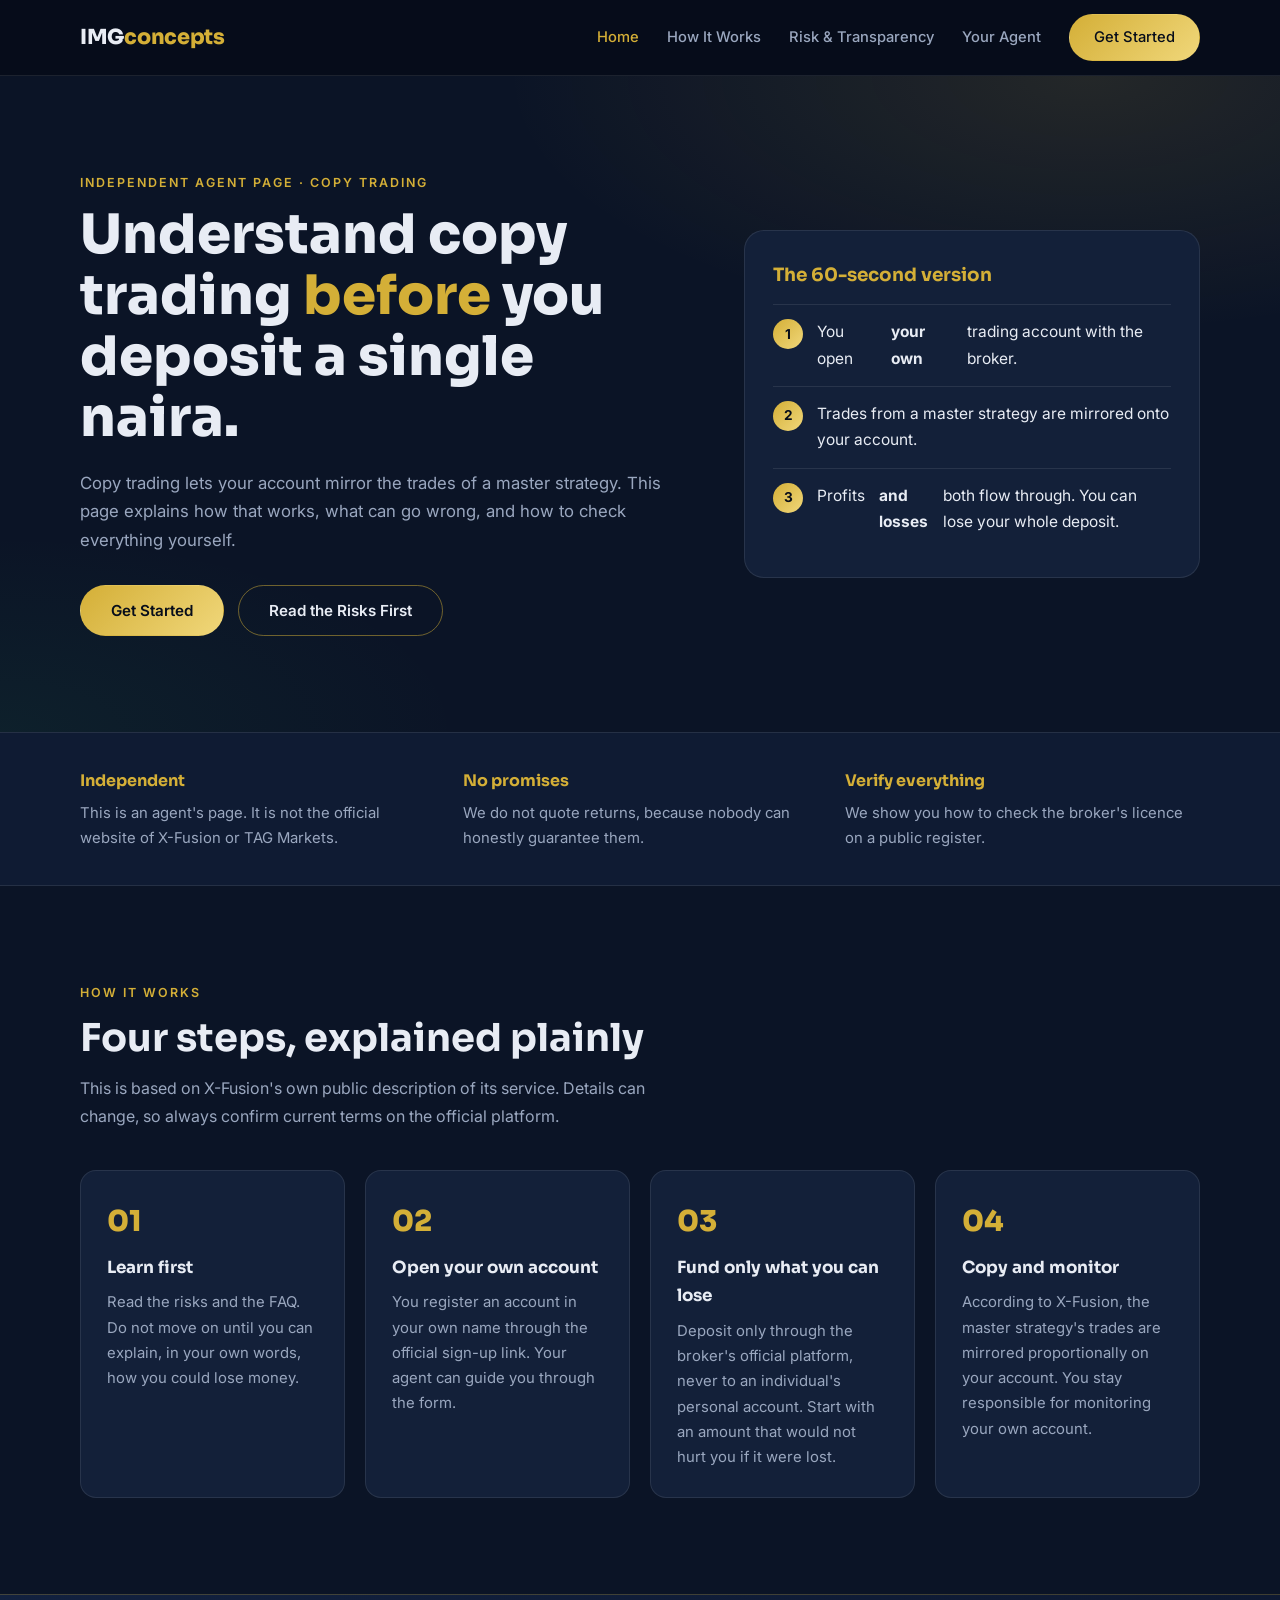
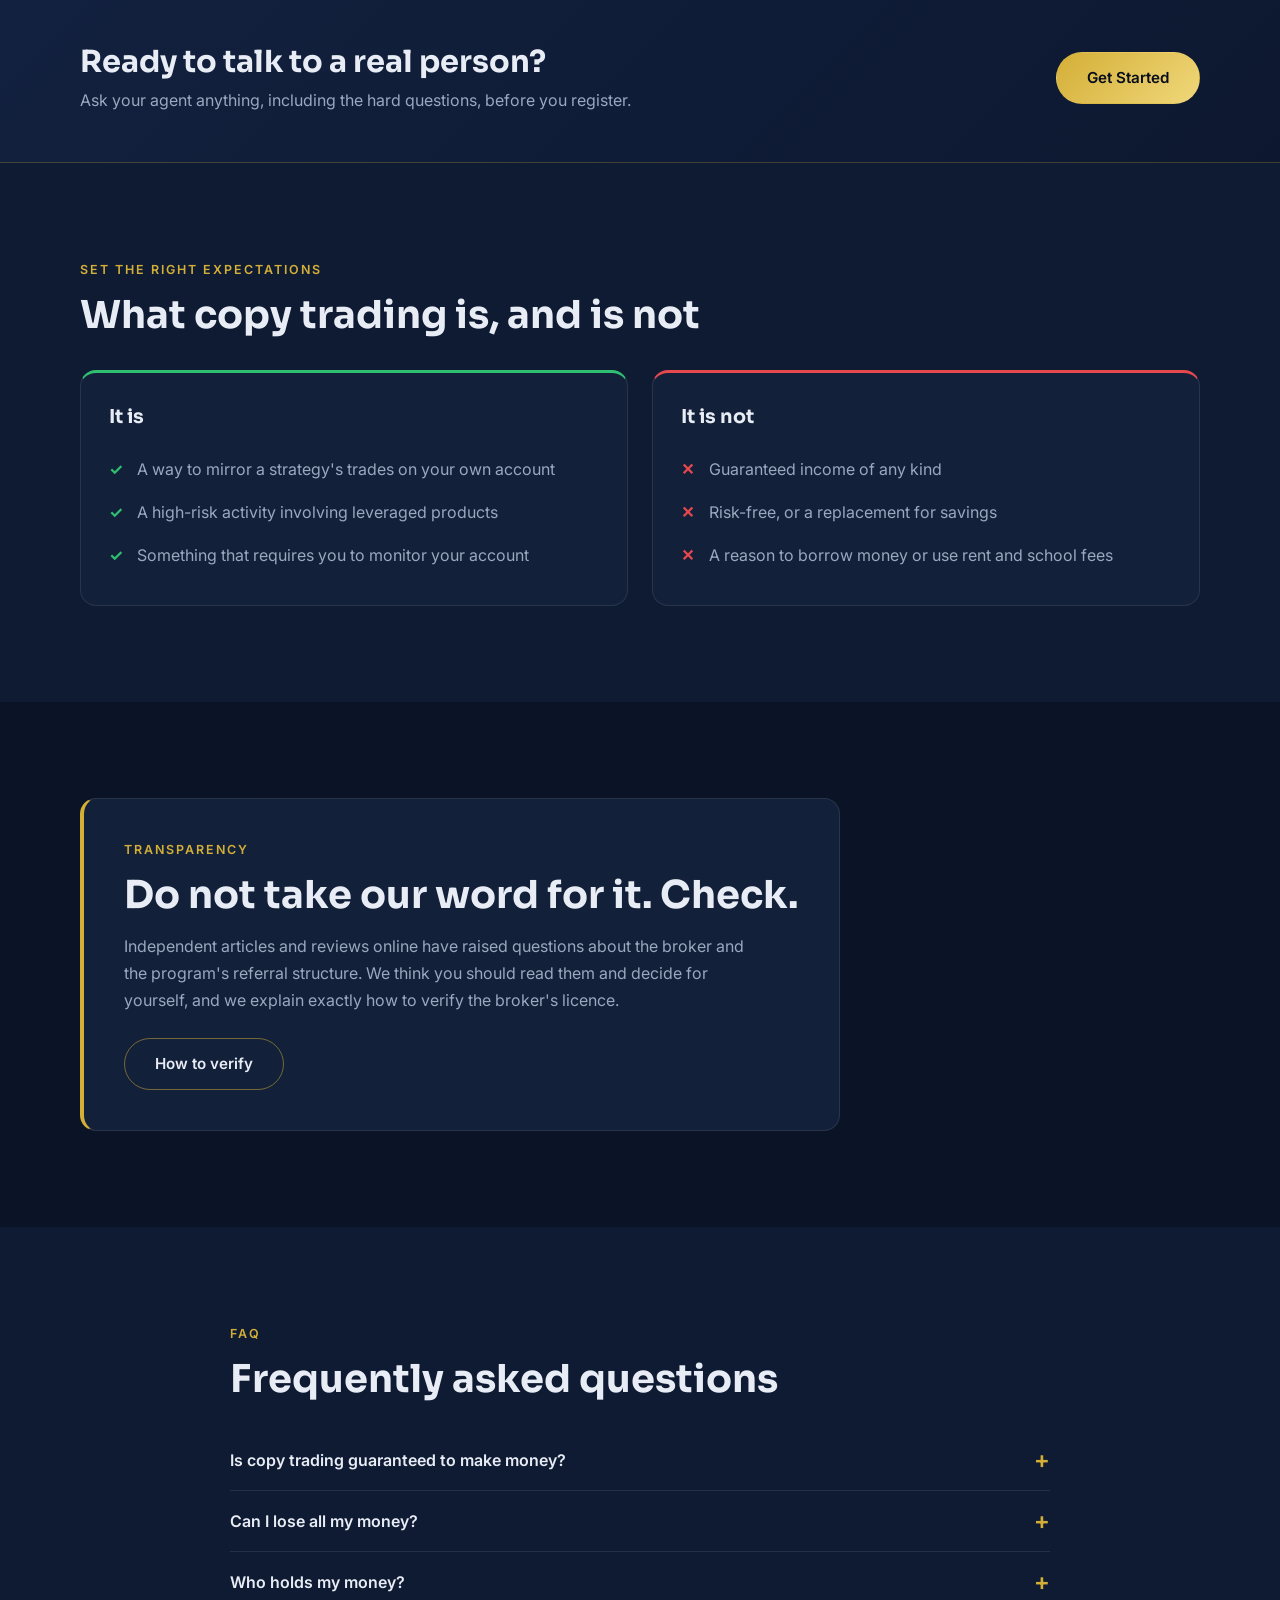
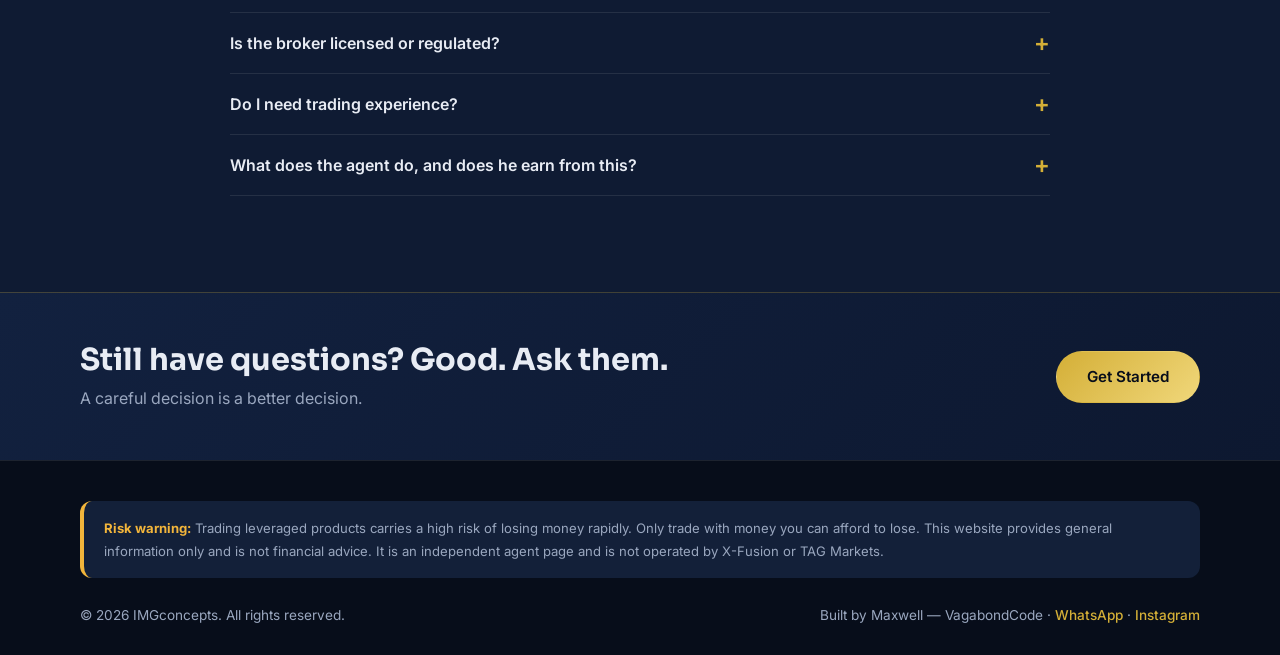
<file: index.html>
<!DOCTYPE html>
<html lang="en">
<head>
  <meta charset="UTF-8" />
  <meta name="viewport" content="width=device-width, initial-scale=1.0" />
  <title>Copy Trading Explained | IMGconcepts</title>
  <meta name="description" content="An independent agent page explaining copy trading, how it works, and the risks, so you can decide with full information." />
  <link rel="preconnect" href="https://fonts.googleapis.com" />
  <link rel="preconnect" href="https://fonts.gstatic.com" crossorigin />
  <link href="https://fonts.googleapis.com/css2?family=Sora:wght@600;700;800&family=Inter:wght@400;500;600&display=swap" rel="stylesheet" />
  <link rel="stylesheet" href="style.css" />
</head>
<body>

  

  <!-- HEADER -->
  <header class="site-header" id="siteHeader">
    <div class="container header-inner">
      <a href="index.html" class="brand">IMG<span>concepts</span></a>
      <button class="menu-toggle" id="menuToggle" aria-label="Open menu" aria-expanded="false">
        <span></span><span></span><span></span>
      </button>
      <nav class="site-nav" id="siteNav">
        <a href="index.html" class="active">Home</a>
        <a href="index.html#how-it-works">How It Works</a>
        <a href="risk.html">Risk &amp; Transparency</a>
        <a href="agent.html">Your Agent</a>
        <a href="agent.html" class="btn btn-gold nav-cta">Get Started</a>
      </nav>
    </div>
  </header>

  <main>

    <!-- HERO -->
    <section class="hero">
      <div class="container hero-grid">
        <div class="hero-text">
          <p class="eyebrow">Independent agent page &middot; Copy trading</p>
          <h1>Understand copy trading <span class="gold-text">before</span> you deposit a single naira.</h1>
          <p class="hero-sub">Copy trading lets your account mirror the trades of a master strategy. This page explains how that works, what can go wrong, and how to check everything yourself.</p>
          <div class="hero-actions">
            <a href="agent.html" class="btn btn-gold">Get Started</a>
            <a href="risk.html" class="btn btn-outline">Read the Risks First</a>
          </div>
        </div>

        <aside class="hero-card">
          <h2>The 60-second version</h2>
          <ul class="quick-list">
            <li><span class="num">1</span> You open <strong>your own</strong> trading account with the broker.</li>
            <li><span class="num">2</span> Trades from a master strategy are mirrored onto your account.</li>
            <li><span class="num">3</span> Profits <strong>and losses</strong> both flow through. You can lose your whole deposit.</li>
          </ul>
        </aside>
      </div>
    </section>

    <!-- WHAT THIS PAGE IS -->
    <section class="notice-band">
      <div class="container notice-grid">
        <div class="notice-item">
          <h3>Independent</h3>
          <p>This is an agent's page. It is not the official website of X-Fusion or TAG Markets.</p>
        </div>
        <div class="notice-item">
          <h3>No promises</h3>
          <p>We do not quote returns, because nobody can honestly guarantee them.</p>
        </div>
        <div class="notice-item">
          <h3>Verify everything</h3>
          <p>We show you how to check the broker's licence on a public register.</p>
        </div>
      </div>
    </section>

    <!-- HOW IT WORKS -->
    <section class="section" id="how-it-works">
      <div class="container">
        <p class="eyebrow">How it works</p>
        <h2 class="section-title">Four steps, explained plainly</h2>
        <p class="section-sub">This is based on X-Fusion's own public description of its service. Details can change, so always confirm current terms on the official platform.</p>

        <div class="steps-grid">
          <div class="step-card reveal">
            <span class="step-num">01</span>
            <h3>Learn first</h3>
            <p>Read the risks and the FAQ. Do not move on until you can explain, in your own words, how you could lose money.</p>
          </div>
          <div class="step-card reveal">
            <span class="step-num">02</span>
            <h3>Open your own account</h3>
            <p>You register an account in your own name through the official sign-up link. Your agent can guide you through the form.</p>
          </div>
          <div class="step-card reveal">
            <span class="step-num">03</span>
            <h3>Fund only what you can lose</h3>
            <p>Deposit only through the broker's official platform, never to an individual's personal account. Start with an amount that would not hurt you if it were lost.</p>
          </div>
          <div class="step-card reveal">
            <span class="step-num">04</span>
            <h3>Copy and monitor</h3>
            <p>According to X-Fusion, the master strategy's trades are mirrored proportionally on your account. You stay responsible for monitoring your own account.</p>
          </div>
        </div>
      </div>
    </section>

    <!-- MIDDLE CTA -->
    <section class="cta-band">
      <div class="container cta-inner">
        <div>
          <h2>Ready to talk to a real person?</h2>
          <p>Ask your agent anything, including the hard questions, before you register.</p>
        </div>
        <a href="agent.html" class="btn btn-gold">Get Started</a>
      </div>
    </section>

    <!-- IS / ISN'T -->
    <section class="section section-alt">
      <div class="container">
        <p class="eyebrow">Set the right expectations</p>
        <h2 class="section-title">What copy trading is, and is not</h2>

        <div class="compare-grid">
          <div class="compare-card is-card reveal">
            <h3>It is</h3>
            <ul>
              <li>A way to mirror a strategy's trades on your own account</li>
              <li>A high-risk activity involving leveraged products</li>
              <li>Something that requires you to monitor your account</li>
            </ul>
          </div>
          <div class="compare-card isnt-card reveal">
            <h3>It is not</h3>
            <ul>
              <li>Guaranteed income of any kind</li>
              <li>Risk-free, or a replacement for savings</li>
              <li>A reason to borrow money or use rent and school fees</li>
            </ul>
          </div>
        </div>
      </div>
    </section>

    <!-- VERIFY TEASER -->
    <section class="section">
      <div class="container verify-teaser">
        <div>
          <p class="eyebrow">Transparency</p>
          <h2 class="section-title">Do not take our word for it. Check.</h2>
          <p class="section-sub">Independent articles and reviews online have raised questions about the broker and the program's referral structure. We think you should read them and decide for yourself, and we explain exactly how to verify the broker's licence.</p>
          <a href="risk.html#verify" class="btn btn-outline">How to verify</a>
        </div>
      </div>
    </section>

    <!-- FAQ -->
    <section class="section section-alt" id="faq">
      <div class="container faq-wrap">
        <p class="eyebrow">FAQ</p>
        <h2 class="section-title">Frequently asked questions</h2>

        <div class="faq-list">
          <div class="faq-item">
            <button class="faq-question" aria-expanded="false">Is copy trading guaranteed to make money?<span class="faq-icon">+</span></button>
            <div class="faq-answer"><p>No. Nothing about trading is guaranteed. Results vary, losses are common, and past performance does not predict the future.</p></div>
          </div>
          <div class="faq-item">
            <button class="faq-question" aria-expanded="false">Can I lose all my money?<span class="faq-icon">+</span></button>
            <div class="faq-answer"><p>Yes. Forex and similar products are often leveraged, which magnifies losses as well as gains. You can lose your entire deposit.</p></div>
          </div>
          <div class="faq-item">
            <button class="faq-question" aria-expanded="false">Who holds my money?<span class="faq-icon">+</span></button>
            <div class="faq-answer"><p>You should only ever deposit into your own trading account through the broker's official platform. Never send money to an individual's personal bank or wallet, including your agent's.</p></div>
          </div>
          <div class="faq-item">
            <button class="faq-question" aria-expanded="false">Is the broker licensed or regulated?<span class="faq-icon">+</span></button>
            <div class="faq-answer"><p>Do not rely on this page or any website's own claims. Check the regulator's public register yourself. Our <a href="risk.html#verify">verification guide</a> shows you how.</p></div>
          </div>
          <div class="faq-item">
            <button class="faq-question" aria-expanded="false">Do I need trading experience?<span class="faq-icon">+</span></button>
            <div class="faq-answer"><p>Experience is not required to open an account, but understanding the risks is essential. Take your time to learn before depositing anything.</p></div>
          </div>
          <div class="faq-item">
            <button class="faq-question" aria-expanded="false">What does the agent do, and does he earn from this?<span class="faq-icon">+</span></button>
            <div class="faq-answer"><p>Your agent answers questions and helps you through registration. As the program is structured, commissions are paid across several levels: he can earn from the trading activity of people he refers, and people above him can earn from his referrals' activity. That gives everyone in the chain a financial interest in new sign-ups, so weigh any encouragement with that in mind.</p></div>
          </div>
        </div>
      </div>
    </section>

    <!-- FINAL CTA -->
    <section class="cta-band cta-final">
      <div class="container cta-inner">
        <div>
          <h2>Still have questions? Good. Ask them.</h2>
          <p>A careful decision is a better decision.</p>
        </div>
        <a href="agent.html" class="btn btn-gold">Get Started</a>
      </div>
    </section>

  </main>

  <!-- FOOTER -->
  <footer class="site-footer">
    <div class="container">
      <p class="footer-risk"><strong>Risk warning:</strong> Trading leveraged products carries a high risk of losing money rapidly. Only trade with money you can afford to lose. This website provides general information only and is not financial advice. It is an independent agent page and is not operated by X-Fusion or TAG Markets.</p>
      <div class="footer-bottom">
        <p>&copy; 2026 IMGconcepts. All rights reserved.</p>
        <p class="footer-credit">Built by Maxwell &mdash; VagabondCode &middot; <a href="https://wa.me/2347089428435" target="_blank" rel="noopener">WhatsApp</a> &middot; <a href="https://instagram.com/vagabond.code" target="_blank" rel="noopener">Instagram</a></p>
      </div>
    </div>
  </footer>

  <script src="script.js"></script>
</body>
</html>
</file>
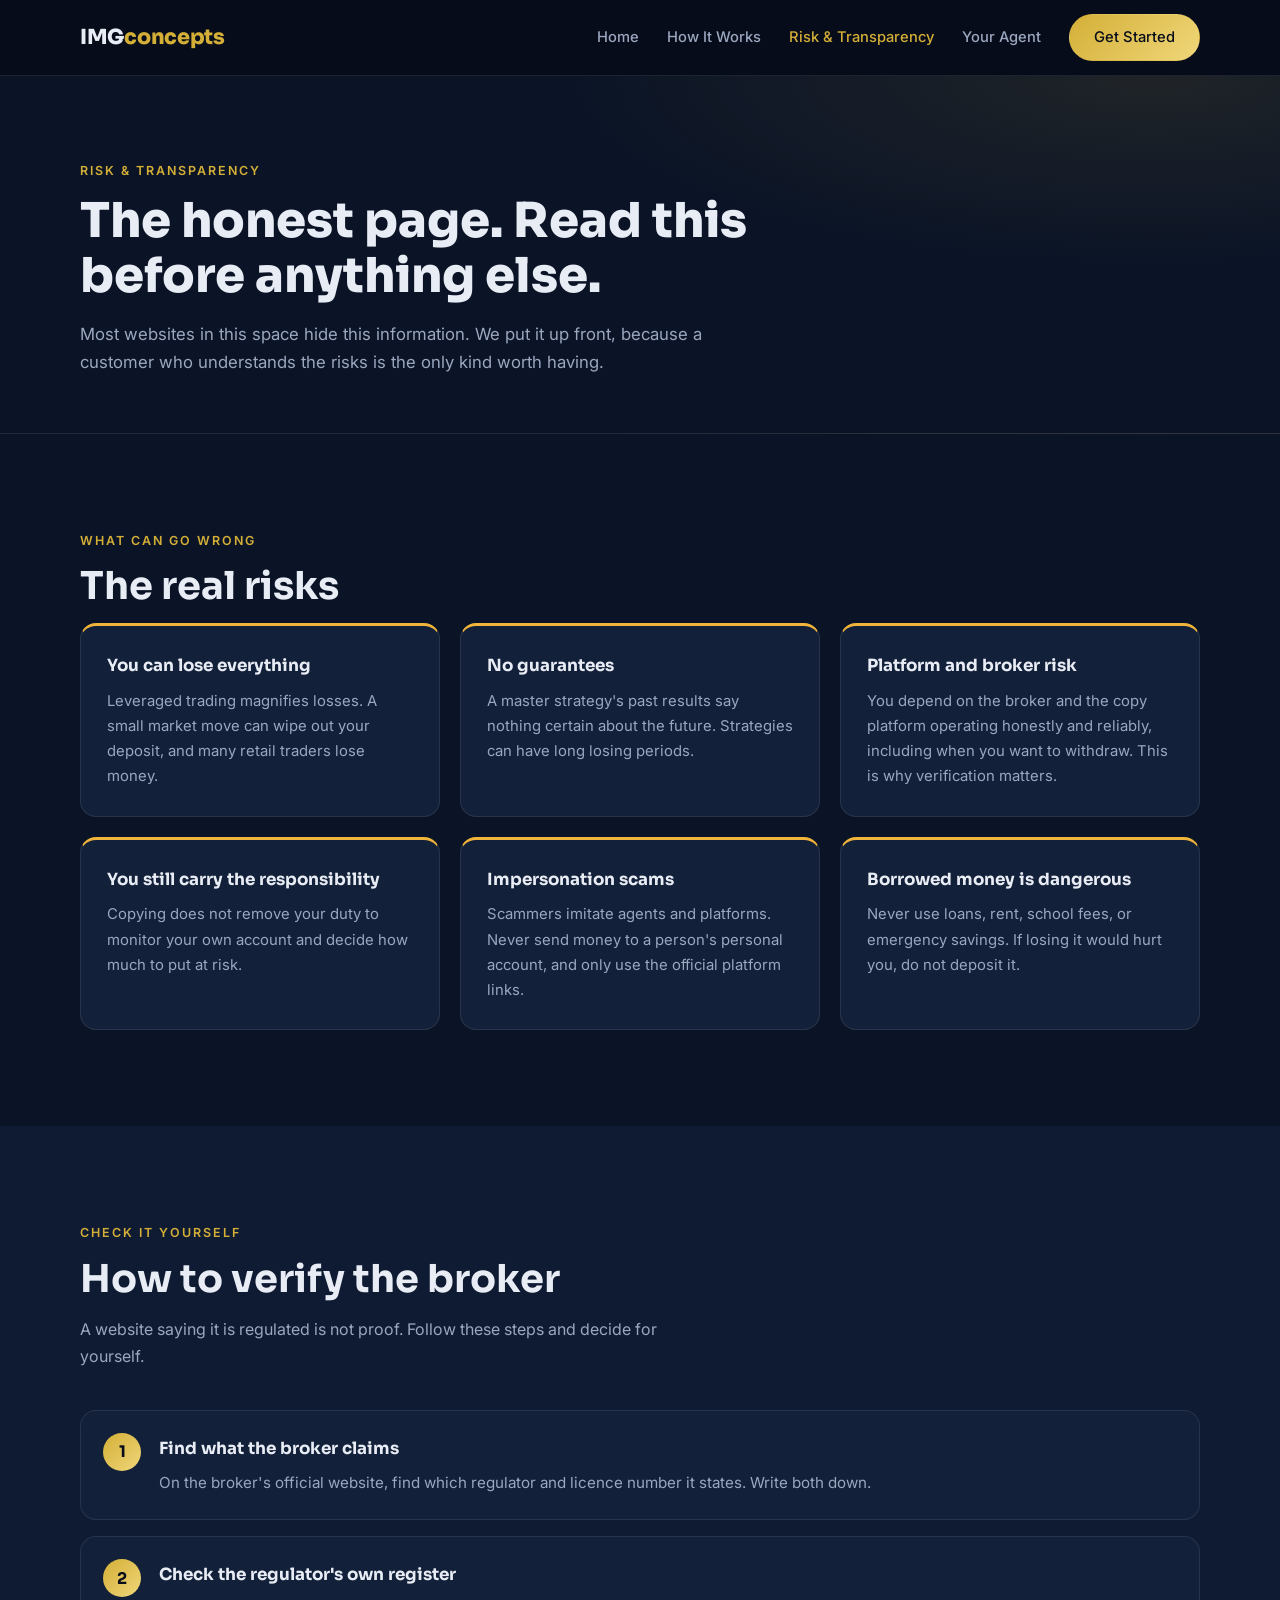
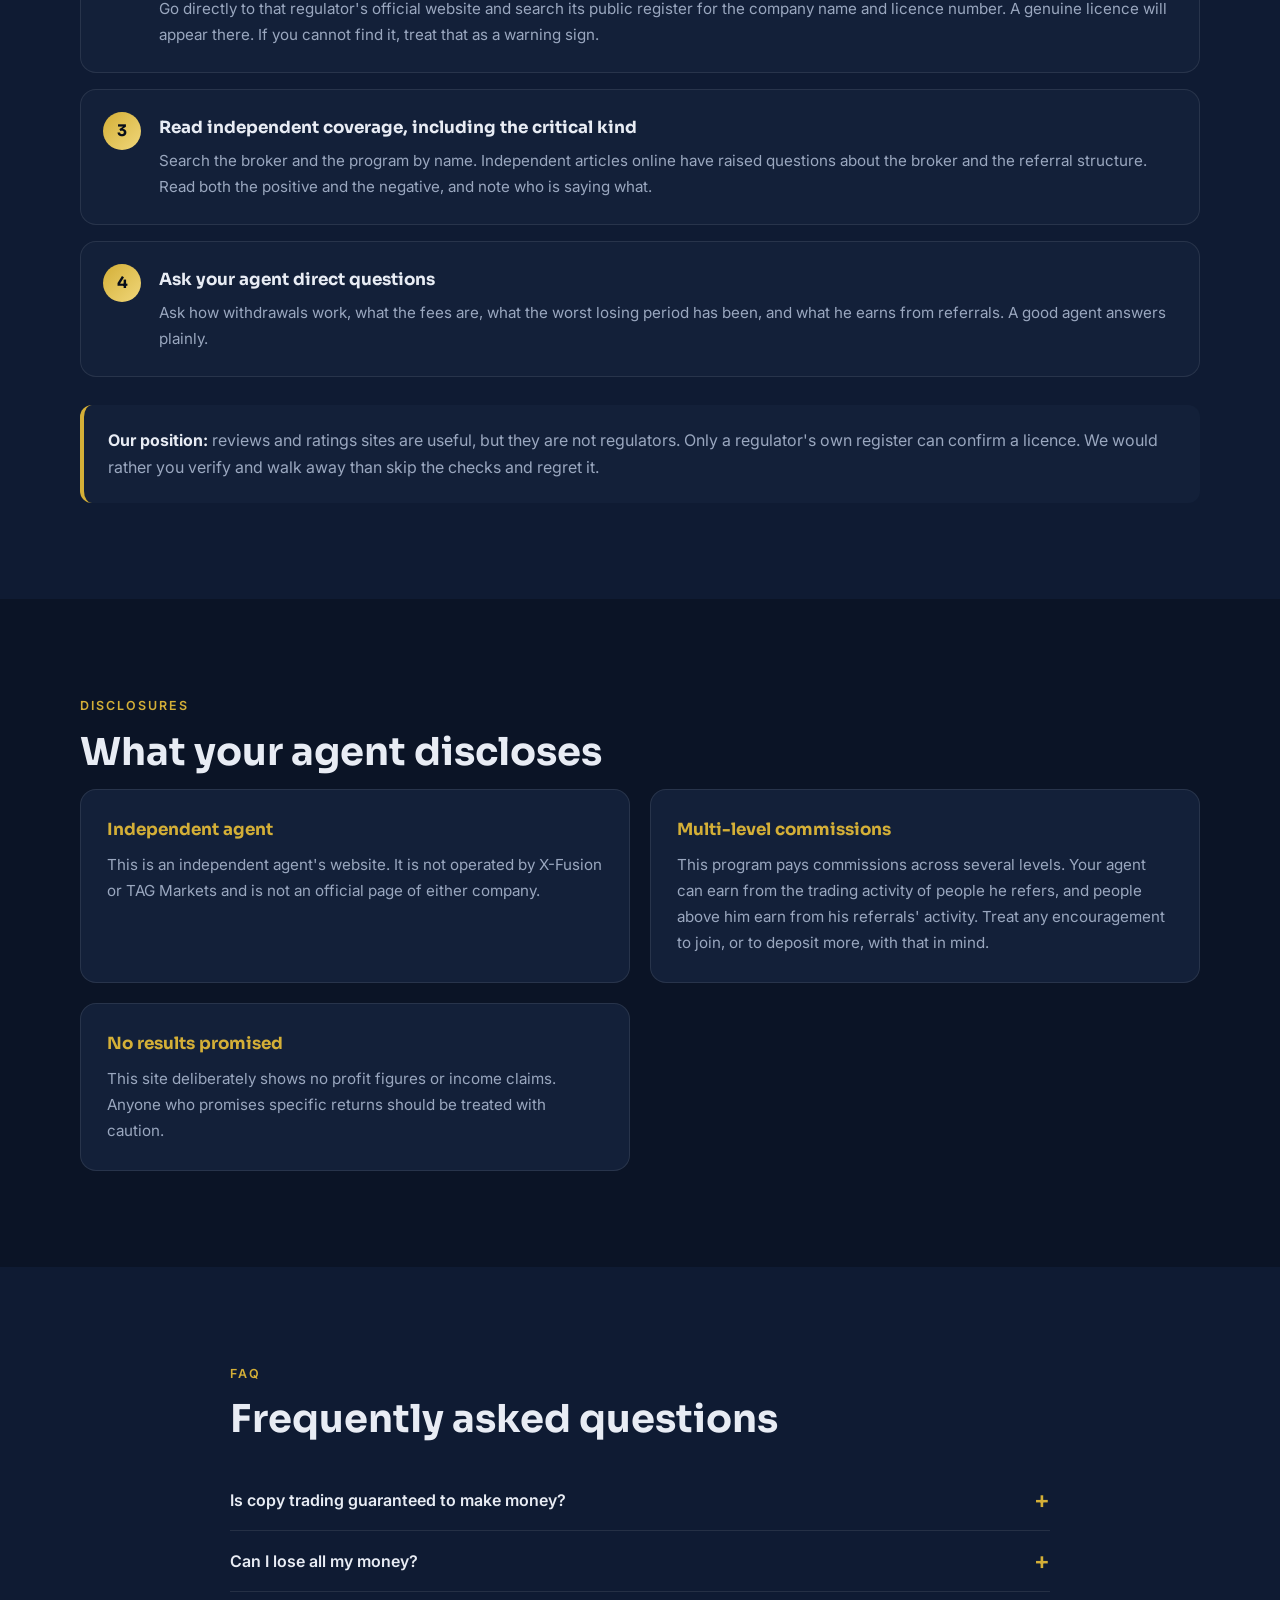
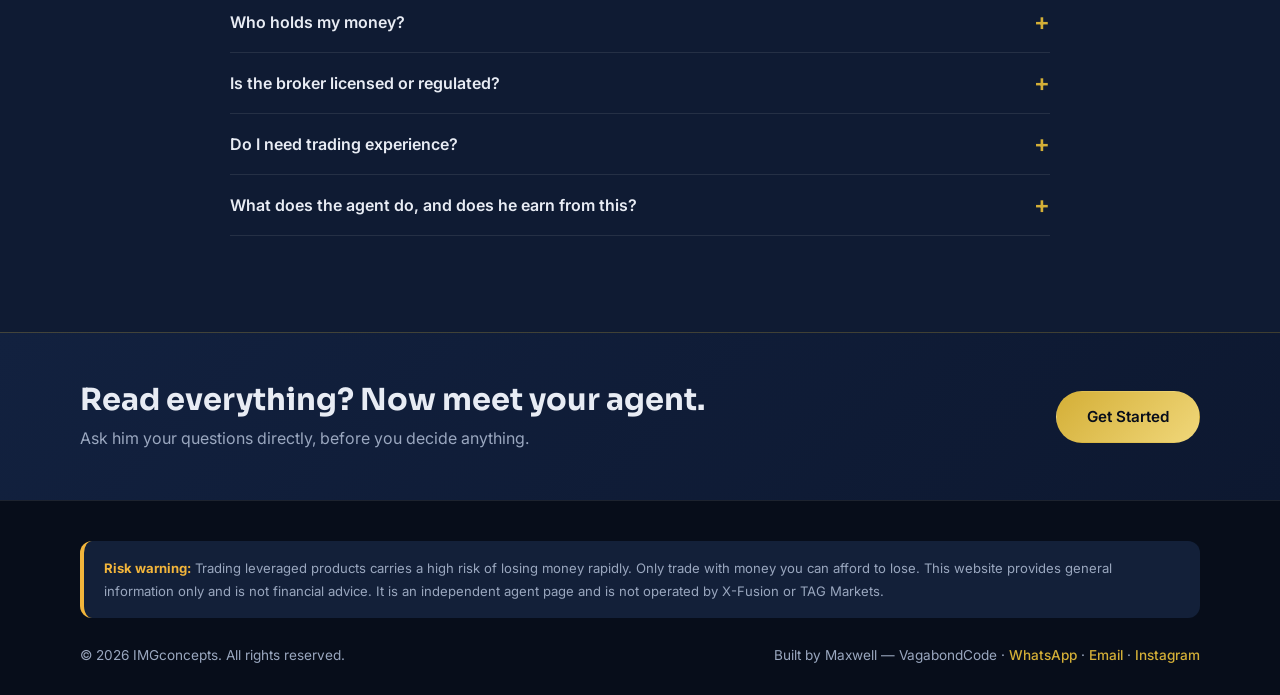
<file: risk.html>
<!DOCTYPE html>
<html lang="en">
<head>
  <meta charset="UTF-8" />
  <meta name="viewport" content="width=device-width, initial-scale=1.0" />
  <title>Risk &amp; Transparency | IMGconcepts</title>
  <meta name="description" content="The real risks of copy trading, how to verify a broker's licence yourself, and what your agent discloses." />
  <link rel="preconnect" href="https://fonts.googleapis.com" />
  <link rel="preconnect" href="https://fonts.gstatic.com" crossorigin />
  <link href="https://fonts.googleapis.com/css2?family=Sora:wght@600;700;800&family=Inter:wght@400;500;600&display=swap" rel="stylesheet" />
  <link rel="stylesheet" href="style.css" />
</head>
<body>

  

  <!-- HEADER -->
  <header class="site-header" id="siteHeader">
    <div class="container header-inner">
      <a href="index.html" class="brand">IMG<span>concepts</span></a>
      <button class="menu-toggle" id="menuToggle" aria-label="Open menu" aria-expanded="false">
        <span></span><span></span><span></span>
      </button>
      <nav class="site-nav" id="siteNav">
        <a href="index.html">Home</a>
        <a href="index.html#how-it-works">How It Works</a>
        <a href="risk.html" class="active">Risk &amp; Transparency</a>
        <a href="agent.html">Your Agent</a>
        <a href="agent.html" class="btn btn-gold nav-cta">Get Started</a>
      </nav>
    </div>
  </header>

  <main>

    <!-- PAGE HERO -->
    <section class="page-hero">
      <div class="container">
        <p class="eyebrow">Risk &amp; Transparency</p>
        <h1>The honest page. Read this before anything else.</h1>
        <p class="hero-sub">Most websites in this space hide this information. We put it up front, because a customer who understands the risks is the only kind worth having.</p>
      </div>
    </section>

    <!-- RISKS -->
    <section class="section" id="risks">
      <div class="container">
        <p class="eyebrow">What can go wrong</p>
        <h2 class="section-title">The real risks</h2>

        <div class="risk-grid">
          <div class="risk-card reveal">
            <h3>You can lose everything</h3>
            <p>Leveraged trading magnifies losses. A small market move can wipe out your deposit, and many retail traders lose money.</p>
          </div>
          <div class="risk-card reveal">
            <h3>No guarantees</h3>
            <p>A master strategy's past results say nothing certain about the future. Strategies can have long losing periods.</p>
          </div>
          <div class="risk-card reveal">
            <h3>Platform and broker risk</h3>
            <p>You depend on the broker and the copy platform operating honestly and reliably, including when you want to withdraw. This is why verification matters.</p>
          </div>
          <div class="risk-card reveal">
            <h3>You still carry the responsibility</h3>
            <p>Copying does not remove your duty to monitor your own account and decide how much to put at risk.</p>
          </div>
          <div class="risk-card reveal">
            <h3>Impersonation scams</h3>
            <p>Scammers imitate agents and platforms. Never send money to a person's personal account, and only use the official platform links.</p>
          </div>
          <div class="risk-card reveal">
            <h3>Borrowed money is dangerous</h3>
            <p>Never use loans, rent, school fees, or emergency savings. If losing it would hurt you, do not deposit it.</p>
          </div>
        </div>
      </div>
    </section>

    <!-- VERIFY -->
    <section class="section section-alt" id="verify">
      <div class="container">
        <p class="eyebrow">Check it yourself</p>
        <h2 class="section-title">How to verify the broker</h2>
        <p class="section-sub">A website saying it is regulated is not proof. Follow these steps and decide for yourself.</p>

        <ol class="verify-steps">
          <li class="reveal">
            <h3>Find what the broker claims</h3>
            <p>On the broker's official website, find which regulator and licence number it states. Write both down.</p>
          </li>
          <li class="reveal">
            <h3>Check the regulator's own register</h3>
            <p>Go directly to that regulator's official website and search its public register for the company name and licence number. A genuine licence will appear there. If you cannot find it, treat that as a warning sign.</p>
          </li>
          <li class="reveal">
            <h3>Read independent coverage, including the critical kind</h3>
            <p>Search the broker and the program by name. Independent articles online have raised questions about the broker and the referral structure. Read both the positive and the negative, and note who is saying what.</p>
          </li>
          <li class="reveal">
            <h3>Ask your agent direct questions</h3>
            <p>Ask how withdrawals work, what the fees are, what the worst losing period has been, and what he earns from referrals. A good agent answers plainly.</p>
          </li>
        </ol>

        <div class="callout">
          <p><strong>Our position:</strong> reviews and ratings sites are useful, but they are not regulators. Only a regulator's own register can confirm a licence. We would rather you verify and walk away than skip the checks and regret it.</p>
        </div>
      </div>
    </section>

    <!-- DISCLOSURES -->
    <section class="section" id="disclosures">
      <div class="container">
        <p class="eyebrow">Disclosures</p>
        <h2 class="section-title">What your agent discloses</h2>

        <div class="disclosure-list">
          <div class="disclosure-item reveal">
            <h3>Independent agent</h3>
            <p>This is an independent agent's website. It is not operated by X-Fusion or TAG Markets and is not an official page of either company.</p>
          </div>
          <div class="disclosure-item reveal">
            <h3>Multi-level commissions</h3>
            <p>This program pays commissions across several levels. Your agent can earn from the trading activity of people he refers, and people above him earn from his referrals' activity. Treat any encouragement to join, or to deposit more, with that in mind.</p>
          </div>
          <div class="disclosure-item reveal">
            <h3>No results promised</h3>
            <p>This site deliberately shows no profit figures or income claims. Anyone who promises specific returns should be treated with caution.</p>
          </div>
        </div>
      </div>
    </section>

    <!-- FAQ -->
    <section class="section section-alt" id="faq">
      <div class="container faq-wrap">
        <p class="eyebrow">FAQ</p>
        <h2 class="section-title">Frequently asked questions</h2>

        <div class="faq-list">
          <div class="faq-item">
            <button class="faq-question" aria-expanded="false">Is copy trading guaranteed to make money?<span class="faq-icon">+</span></button>
            <div class="faq-answer"><p>No. Nothing about trading is guaranteed. Results vary, losses are common, and past performance does not predict the future.</p></div>
          </div>
          <div class="faq-item">
            <button class="faq-question" aria-expanded="false">Can I lose all my money?<span class="faq-icon">+</span></button>
            <div class="faq-answer"><p>Yes. Forex and similar products are often leveraged, which magnifies losses as well as gains. You can lose your entire deposit.</p></div>
          </div>
          <div class="faq-item">
            <button class="faq-question" aria-expanded="false">Who holds my money?<span class="faq-icon">+</span></button>
            <div class="faq-answer"><p>You should only ever deposit into your own trading account through the broker's official platform. Never send money to an individual's personal bank or wallet, including your agent's.</p></div>
          </div>
          <div class="faq-item">
            <button class="faq-question" aria-expanded="false">Is the broker licensed or regulated?<span class="faq-icon">+</span></button>
            <div class="faq-answer"><p>Do not rely on this page or any website's own claims. Check the regulator's public register yourself, using the steps in the verification guide above.</p></div>
          </div>
          <div class="faq-item">
            <button class="faq-question" aria-expanded="false">Do I need trading experience?<span class="faq-icon">+</span></button>
            <div class="faq-answer"><p>Experience is not required to open an account, but understanding the risks is essential. Take your time to learn before depositing anything.</p></div>
          </div>
          <div class="faq-item">
            <button class="faq-question" aria-expanded="false">What does the agent do, and does he earn from this?<span class="faq-icon">+</span></button>
            <div class="faq-answer"><p>Your agent answers questions and helps you through registration. As the program is structured, commissions are paid across several levels: he can earn from the trading activity of people he refers, and people above him can earn from his referrals' activity. That gives everyone in the chain a financial interest in new sign-ups, so weigh any encouragement with that in mind.</p></div>
        </div>
      </div>
    </section>

    <!-- FINAL CTA -->
    <section class="cta-band cta-final">
      <div class="container cta-inner">
        <div>
          <h2>Read everything? Now meet your agent.</h2>
          <p>Ask him your questions directly, before you decide anything.</p>
        </div>
        <a href="agent.html" class="btn btn-gold">Get Started</a>
      </div>
    </section>

  </main>

  <!-- FOOTER -->
  <footer class="site-footer">
    <div class="container">
      <p class="footer-risk"><strong>Risk warning:</strong> Trading leveraged products carries a high risk of losing money rapidly. Only trade with money you can afford to lose. This website provides general information only and is not financial advice. It is an independent agent page and is not operated by X-Fusion or TAG Markets.</p>
      <div class="footer-bottom">
        <p>&copy; 2026 IMGconcepts. All rights reserved.</p>
        <p class="footer-credit">Built by Maxwell &mdash; VagabondCode &middot; <a href="https://wa.me/2347089428435" target="_blank" rel="noopener">WhatsApp</a> &middot; <a href="mailto:vagabondcode02@gmail.com">Email</a> &middot; <a href="https://instagram.com/vagabond.code" target="_blank" rel="noopener">Instagram</a></p>
      </div>
    </div>
  </footer>

  <script src="script.js"></script>
</body>
</html>
</file>
<file: style.css>
/* ================================
   ROOT & RESET
================================ */
:root {
  --navy-deep: #070D1A;
  --navy: #0B1426;
  --navy-mid: #0F1B33;
  --card: #132039;
  --line: rgba(255, 255, 255, 0.09);
  --gold: #D4AF37;
  --gold-light: #F0D77A;
  --amber: #F2B53B;
  --green: #2FBF71;
  --red: #E5484D;
  --text: #E8ECF4;
  --muted: #9AA7BF;
  --font-head: 'Sora', 'Segoe UI', sans-serif;
  --font-body: 'Inter', 'Segoe UI', sans-serif;
  --radius: 16px;
}

*, *::before, *::after {
  box-sizing: border-box;
  margin: 0;
  padding: 0;
}

html {
  scroll-behavior: smooth;
  -webkit-text-size-adjust: 100%;
}

body {
  background: var(--navy);
  color: var(--text);
  font-family: var(--font-body);
  font-size: 1rem;
  line-height: 1.7;
  overflow-x: hidden;
  overflow-x: clip;
  overflow-wrap: break-word;
}

img, video, svg {
  max-width: 100%;
  display: block;
}

a {
  color: inherit;
  text-decoration: none;
}

ul, ol {
  list-style: none;
}

section[id] {
  scroll-margin-top: 90px;
}

.container {
  width: min(1120px, 92%);
  margin: 0 auto;
}

/* ================================
   RISK STRIP
================================ */
.risk-strip {
  background: var(--amber);
  color: var(--navy-deep);
  text-align: center;
  padding: 9px 4%;
  font-size: 0.82rem;
  font-weight: 500;
  line-height: 1.45;
}

/* ================================
   HEADER & NAV
================================ */
.site-header {
  position: sticky;
  top: 0;
  z-index: 100;
  background: rgba(7, 13, 26, 0.92);
  backdrop-filter: blur(10px);
  -webkit-backdrop-filter: blur(10px);
  border-bottom: 1px solid var(--line);
  transition: box-shadow 0.3s ease;
}

.site-header.scrolled {
  box-shadow: 0 8px 28px rgba(0, 0, 0, 0.35);
}

.header-inner {
  display: flex;
  align-items: center;
  justify-content: space-between;
  padding: 14px 0;
}

.brand {
  font-family: var(--font-head);
  font-weight: 800;
  font-size: 1.3rem;
  letter-spacing: -0.3px;
}

.brand span {
  color: var(--gold);
}

.site-nav {
  display: flex;
  align-items: center;
  gap: 28px;
}

.site-nav a {
  font-size: 0.92rem;
  font-weight: 500;
  color: var(--muted);
  transition: color 0.25s ease;
}

.site-nav a:hover,
.site-nav a.active {
  color: var(--text);
}

.site-nav a.active {
  color: var(--gold);
}

.site-nav a.btn {
  color: var(--navy-deep);
}

.menu-toggle {
  display: none;
  width: 46px;
  height: 46px;
  background: none;
  border: 1px solid var(--line);
  border-radius: 12px;
  cursor: pointer;
  flex-direction: column;
  align-items: center;
  justify-content: center;
  gap: 5px;
}

.menu-toggle span {
  display: block;
  width: 22px;
  height: 2px;
  background: var(--text);
  border-radius: 2px;
  transition: transform 0.3s ease, opacity 0.3s ease;
}

.menu-toggle.open span:nth-child(1) {
  transform: translateY(7px) rotate(45deg);
}

.menu-toggle.open span:nth-child(2) {
  opacity: 0;
}

.menu-toggle.open span:nth-child(3) {
  transform: translateY(-7px) rotate(-45deg);
}

/* ================================
   BUTTONS
================================ */
.btn {
  display: inline-flex;
  align-items: center;
  justify-content: center;
  min-height: 48px;
  padding: 12px 30px;
  border-radius: 999px;
  border: 1.5px solid transparent;
  font-family: var(--font-body);
  font-size: 0.95rem;
  font-weight: 600;
  text-align: center;
  cursor: pointer;
  transition: transform 0.25s ease, box-shadow 0.25s ease, border-color 0.25s ease, color 0.25s ease;
}

.btn-gold {
  background: linear-gradient(135deg, var(--gold), var(--gold-light));
  color: var(--navy-deep);
}

.btn-gold:hover {
  transform: translateY(-2px);
  box-shadow: 0 10px 26px rgba(212, 175, 55, 0.3);
}

.btn-outline {
  background: transparent;
  color: var(--text);
  border-color: rgba(212, 175, 55, 0.5);
}

.btn-outline:hover {
  border-color: var(--gold);
  color: var(--gold);
  transform: translateY(-2px);
}

.nav-cta {
  padding: 10px 24px;
  min-height: 42px;
}

/* ================================
   COMMON TYPE & SECTIONS
================================ */
.eyebrow {
  font-size: 0.78rem;
  font-weight: 600;
  letter-spacing: 0.16em;
  text-transform: uppercase;
  color: var(--gold);
  margin-bottom: 12px;
}

.section {
  padding: clamp(56px, 8vw, 96px) 0;
}

.section-alt {
  background: var(--navy-mid);
}

.section-title {
  font-family: var(--font-head);
  font-size: clamp(1.6rem, 3.5vw, 2.4rem);
  font-weight: 700;
  line-height: 1.2;
  margin-bottom: 14px;
}

.section-sub {
  color: var(--muted);
  max-width: 62ch;
  margin-bottom: 40px;
}

.gold-text {
  color: var(--gold);
}

.faq-answer a,
.callout a {
  color: var(--gold);
  text-decoration: underline;
}

/* ================================
   REVEAL ON SCROLL
================================ */
.js .reveal {
  opacity: 0;
  transform: translateY(24px);
  transition: opacity 0.6s ease, transform 0.6s ease, border-color 0.25s ease;
}

.js .reveal.visible {
  opacity: 1;
  transform: none;
}

/* ================================
   HERO
================================ */
.hero {
  padding: clamp(48px, 8vw, 96px) 0;
  background:
    radial-gradient(ellipse 70% 60% at 85% 0%, rgba(212, 175, 55, 0.12), transparent 65%),
    radial-gradient(ellipse 60% 50% at 0% 100%, rgba(47, 191, 113, 0.07), transparent 60%);
}

.hero-grid {
  display: grid;
  grid-template-columns: 1.15fr 0.85fr;
  gap: 48px;
  align-items: center;
}

.hero h1 {
  font-family: var(--font-head);
  font-size: clamp(2rem, 5vw, 3.4rem);
  font-weight: 800;
  line-height: 1.12;
  margin-bottom: 20px;
}

.hero-sub {
  color: var(--muted);
  font-size: 1.05rem;
  max-width: 58ch;
  margin-bottom: 30px;
}

.hero-actions {
  display: flex;
  flex-wrap: wrap;
  gap: 14px;
}

.hero-card {
  background: var(--card);
  border: 1px solid var(--line);
  border-radius: 20px;
  padding: 28px;
}

.hero-card h2 {
  font-family: var(--font-head);
  font-size: 1.15rem;
  margin-bottom: 14px;
  color: var(--gold);
}

.quick-list li {
  display: flex;
  gap: 14px;
  padding: 14px 0;
  border-top: 1px solid var(--line);
  color: var(--text);
  font-size: 0.97rem;
}

.quick-list .num {
  flex-shrink: 0;
  width: 30px;
  height: 30px;
  border-radius: 50%;
  background: linear-gradient(135deg, var(--gold), var(--gold-light));
  color: var(--navy-deep);
  font-weight: 700;
  font-size: 0.85rem;
  display: flex;
  align-items: center;
  justify-content: center;
}

/* ================================
   NOTICE BAND
================================ */
.notice-band {
  background: var(--navy-mid);
  border-top: 1px solid var(--line);
  border-bottom: 1px solid var(--line);
  padding: 34px 0;
}

.notice-grid {
  display: grid;
  grid-template-columns: repeat(3, 1fr);
  gap: 28px;
}

.notice-item h3 {
  font-family: var(--font-head);
  font-size: 1rem;
  color: var(--gold);
  margin-bottom: 6px;
}

.notice-item p {
  color: var(--muted);
  font-size: 0.93rem;
}

/* ================================
   HOW IT WORKS
================================ */
.steps-grid {
  display: grid;
  grid-template-columns: repeat(4, 1fr);
  gap: 20px;
}

.step-card {
  background: var(--card);
  border: 1px solid var(--line);
  border-radius: var(--radius);
  padding: 26px;
}

.step-card:hover {
  border-color: rgba(212, 175, 55, 0.5);
}

.step-num {
  display: block;
  font-family: var(--font-head);
  font-size: 1.8rem;
  font-weight: 800;
  color: var(--gold);
  margin-bottom: 8px;
}

.step-card h3 {
  font-family: var(--font-head);
  font-size: 1.05rem;
  margin-bottom: 8px;
}

.step-card p {
  color: var(--muted);
  font-size: 0.93rem;
}

/* ================================
   CTA BANDS
================================ */
.cta-band {
  padding: 48px 0;
  background: linear-gradient(135deg, #12213f, #0d1830);
  border-top: 1px solid rgba(212, 175, 55, 0.25);
  border-bottom: 1px solid rgba(212, 175, 55, 0.25);
}

.cta-inner {
  display: flex;
  align-items: center;
  justify-content: space-between;
  gap: 24px;
}

.cta-inner h2 {
  font-family: var(--font-head);
  font-size: clamp(1.3rem, 3vw, 1.9rem);
  line-height: 1.25;
  margin-bottom: 6px;
}

.cta-inner p {
  color: var(--muted);
}

.cta-final {
  border-bottom: none;
}

/* ================================
   IS / ISN'T
================================ */
.compare-grid {
  display: grid;
  grid-template-columns: 1fr 1fr;
  gap: 24px;
  margin-top: 32px;
}

.compare-card {
  background: var(--card);
  border: 1px solid var(--line);
  border-radius: var(--radius);
  padding: 28px;
}

.is-card {
  border-top: 3px solid var(--green);
}

.isnt-card {
  border-top: 3px solid var(--red);
}

.compare-card h3 {
  font-family: var(--font-head);
  font-size: 1.2rem;
  margin-bottom: 14px;
}

.compare-card li {
  position: relative;
  padding: 8px 0 8px 28px;
  color: var(--muted);
}

.compare-card li::before {
  position: absolute;
  left: 0;
  top: 8px;
  font-weight: 700;
}

.is-card li::before {
  content: "\2713";
  color: var(--green);
}

.isnt-card li::before {
  content: "\2715";
  color: var(--red);
}

/* ================================
   VERIFY TEASER
================================ */
.verify-teaser > div {
  max-width: 760px;
  background: var(--card);
  border: 1px solid var(--line);
  border-left: 4px solid var(--gold);
  border-radius: var(--radius);
  padding: clamp(24px, 4vw, 40px);
}

.verify-teaser .section-sub {
  margin-bottom: 24px;
}

/* ================================
   FAQ
================================ */
.faq-wrap {
  max-width: 820px;
}

.faq-list {
  margin-top: 28px;
}

.faq-item {
  border-bottom: 1px solid var(--line);
}

.faq-question {
  width: 100%;
  min-height: 60px;
  display: flex;
  align-items: center;
  justify-content: space-between;
  gap: 16px;
  padding: 18px 0;
  background: none;
  border: none;
  color: var(--text);
  font-family: var(--font-body);
  font-size: 1rem;
  font-weight: 600;
  text-align: left;
  cursor: pointer;
}

.faq-question:hover {
  color: var(--gold);
}

.faq-icon {
  flex-shrink: 0;
  font-size: 1.5rem;
  line-height: 1;
  color: var(--gold);
  transition: transform 0.3s ease;
}

.faq-question[aria-expanded="true"] .faq-icon {
  transform: rotate(45deg);
}

.faq-answer {
  max-height: 0;
  overflow: hidden;
  transition: max-height 0.35s ease;
}

.faq-answer p {
  color: var(--muted);
  padding-bottom: 20px;
}

/* ================================
   PAGE HERO (inner pages)
================================ */
.page-hero {
  padding: clamp(48px, 7vw, 84px) 0 clamp(36px, 5vw, 56px);
  background: radial-gradient(ellipse 70% 80% at 90% 0%, rgba(212, 175, 55, 0.1), transparent 65%);
  border-bottom: 1px solid var(--line);
}

.page-hero h1 {
  font-family: var(--font-head);
  font-size: clamp(1.9rem, 4.5vw, 3rem);
  font-weight: 800;
  line-height: 1.15;
  max-width: 22ch;
  margin-bottom: 16px;
}

.page-hero .hero-sub {
  margin-bottom: 0;
}

/* ================================
   RISK PAGE
================================ */
.risk-grid {
  display: grid;
  grid-template-columns: repeat(3, 1fr);
  gap: 20px;
}

.risk-card {
  background: var(--card);
  border: 1px solid var(--line);
  border-top: 3px solid var(--amber);
  border-radius: var(--radius);
  padding: 26px;
}

.risk-card h3 {
  font-family: var(--font-head);
  font-size: 1.05rem;
  margin-bottom: 8px;
}

.risk-card p {
  color: var(--muted);
  font-size: 0.93rem;
}

.verify-steps {
  counter-reset: step;
  display: grid;
  gap: 16px;
}

.verify-steps li {
  counter-increment: step;
  position: relative;
  background: var(--card);
  border: 1px solid var(--line);
  border-radius: var(--radius);
  padding: 24px 24px 24px 78px;
}

.verify-steps li::before {
  content: counter(step);
  position: absolute;
  left: 22px;
  top: 22px;
  width: 38px;
  height: 38px;
  border-radius: 50%;
  background: linear-gradient(135deg, var(--gold), var(--gold-light));
  color: var(--navy-deep);
  font-family: var(--font-head);
  font-weight: 700;
  display: flex;
  align-items: center;
  justify-content: center;
}

.verify-steps h3 {
  font-family: var(--font-head);
  font-size: 1.05rem;
  margin-bottom: 6px;
}

.verify-steps p {
  color: var(--muted);
  font-size: 0.95rem;
}

.callout {
  margin-top: 28px;
  padding: 22px 24px;
  background: var(--card);
  border-left: 4px solid var(--gold);
  border-radius: 12px;
  color: var(--muted);
}

.callout strong {
  color: var(--text);
}

.disclosure-list {
  display: grid;
  grid-template-columns: 1fr 1fr;
  gap: 20px;
}

.disclosure-item {
  background: var(--card);
  border: 1px solid var(--line);
  border-radius: var(--radius);
  padding: 26px;
}

.disclosure-item h3 {
  font-family: var(--font-head);
  font-size: 1.05rem;
  color: var(--gold);
  margin-bottom: 8px;
}

.disclosure-item p {
  color: var(--muted);
  font-size: 0.95rem;
}

/* ================================
   AGENT PAGE
================================ */
.agent-grid {
  display: grid;
  grid-template-columns: 0.8fr 1.2fr;
  gap: 56px;
  align-items: center;
}

.agent-photo img {
  width: 100%;
  max-width: 400px;
  aspect-ratio: 4 / 5;
  object-fit: cover;
  object-position: center 54%;
  border-radius: 20px;
  border: 2px solid rgba(212, 175, 55, 0.5);
}

.agent-info h1 {
  font-family: var(--font-head);
  font-size: clamp(1.9rem, 4vw, 2.8rem);
  font-weight: 800;
  line-height: 1.15;
  margin-bottom: 8px;
}

.agent-role {
  color: var(--gold);
  font-weight: 500;
  margin-bottom: 16px;
}

.agent-bio {
  color: var(--muted);
  margin-bottom: 22px;
}

.agent-tags {
  display: flex;
  flex-wrap: wrap;
  gap: 8px;
  margin-bottom: 26px;
}

.agent-tags span {
  padding: 6px 14px;
  border: 1px solid var(--line);
  border-radius: 999px;
  font-size: 0.82rem;
  color: var(--muted);
}

.agent-actions {
  display: flex;
  flex-wrap: wrap;
  gap: 14px;
}

.ask-list {
  display: grid;
  gap: 14px;
}

.ask-list li {
  position: relative;
  background: var(--card);
  border: 1px solid var(--line);
  border-radius: 12px;
  padding: 16px 20px 16px 50px;
  color: var(--muted);
}

.ask-list li::before {
  content: "?";
  position: absolute;
  left: 18px;
  top: 14px;
  width: 24px;
  height: 24px;
  border-radius: 50%;
  background: var(--gold);
  color: var(--navy-deep);
  font-weight: 700;
  font-size: 0.85rem;
  display: flex;
  align-items: center;
  justify-content: center;
}

.contact-grid {
  display: grid;
  grid-template-columns: repeat(3, 1fr);
  gap: 20px;
}

.contact-card {
  background: var(--card);
  border: 1px solid var(--line);
  border-radius: var(--radius);
  padding: 26px;
}

.contact-card h3 {
  font-family: var(--font-head);
  font-size: 1.05rem;
  margin-bottom: 6px;
}

.contact-card p {
  color: var(--muted);
  font-size: 0.93rem;
  margin-bottom: 16px;
}

/* ================================
   FOOTER
================================ */
.site-footer {
  background: var(--navy-deep);
  border-top: 1px solid var(--line);
  padding: 40px 0 28px;
}

.footer-risk {
  background: var(--card);
  border-left: 4px solid var(--amber);
  border-radius: 12px;
  padding: 16px 20px;
  font-size: 0.82rem;
  color: var(--muted);
  line-height: 1.7;
  margin-bottom: 26px;
}

.footer-risk strong {
  color: var(--amber);
}

.footer-bottom {
  display: flex;
  align-items: center;
  justify-content: space-between;
  flex-wrap: wrap;
  gap: 12px;
  font-size: 0.85rem;
  color: var(--muted);
}

.footer-credit a {
  color: var(--gold);
  font-weight: 500;
}

.footer-credit a:hover {
  color: var(--gold-light);
}

/* ================================
   RESPONSIVE: LAPTOP SMALL / TABLET
================================ */
@media (max-width: 1024px) {
  .steps-grid,
  .risk-grid {
    grid-template-columns: repeat(2, 1fr);
  }

  .agent-grid {
    gap: 40px;
  }
}

/* ================================
   RESPONSIVE: TABLET PORTRAIT / PHONE
================================ */
@media (max-width: 860px) {
  .menu-toggle {
    display: flex;
  }

  .site-nav {
    position: absolute;
    top: 100%;
    left: 0;
    right: 0;
    flex-direction: column;
    align-items: stretch;
    gap: 0;
    background: var(--navy-deep);
    border-bottom: 1px solid var(--line);
    max-height: 0;
    overflow: hidden;
    visibility: hidden;
    transition: max-height 0.35s ease, visibility 0.35s;
  }

  .site-nav.open {
    max-height: 480px;
    visibility: visible;
  }

  .site-nav a {
    padding: 16px 4%;
    border-top: 1px solid var(--line);
    font-size: 1rem;
  }

  .site-nav a.nav-cta {
    margin: 14px 4% 18px;
    padding: 12px;
    border-top: 1.5px solid transparent;
  }

  .hero-grid,
  .agent-grid {
    grid-template-columns: 1fr;
  }

  .agent-photo img {
    margin: 0 auto;
    max-width: 320px;
  }

  .notice-grid,
  .compare-grid,
  .disclosure-list,
  .contact-grid {
    grid-template-columns: 1fr;
  }

  .cta-inner {
    flex-direction: column;
    align-items: flex-start;
  }
}

/* ================================
   RESPONSIVE: SMALL PHONE
================================ */
@media (max-width: 560px) {
  .steps-grid,
  .risk-grid {
    grid-template-columns: 1fr;
  }

  .hero-actions .btn,
  .agent-actions .btn,
  .cta-inner .btn {
    width: 100%;
  }

  .verify-steps li {
    padding: 22px 20px 22px 70px;
  }

  .verify-steps li::before {
    left: 16px;
  }

  .footer-bottom {
    flex-direction: column;
    align-items: flex-start;
  }
}

/* ================================
   REDUCED MOTION
================================ */
@media (prefers-reduced-motion: reduce) {
  html {
    scroll-behavior: auto;
  }

  *, *::before, *::after {
    transition: none !important;
    animation: none !important;
  }
}
</file>
